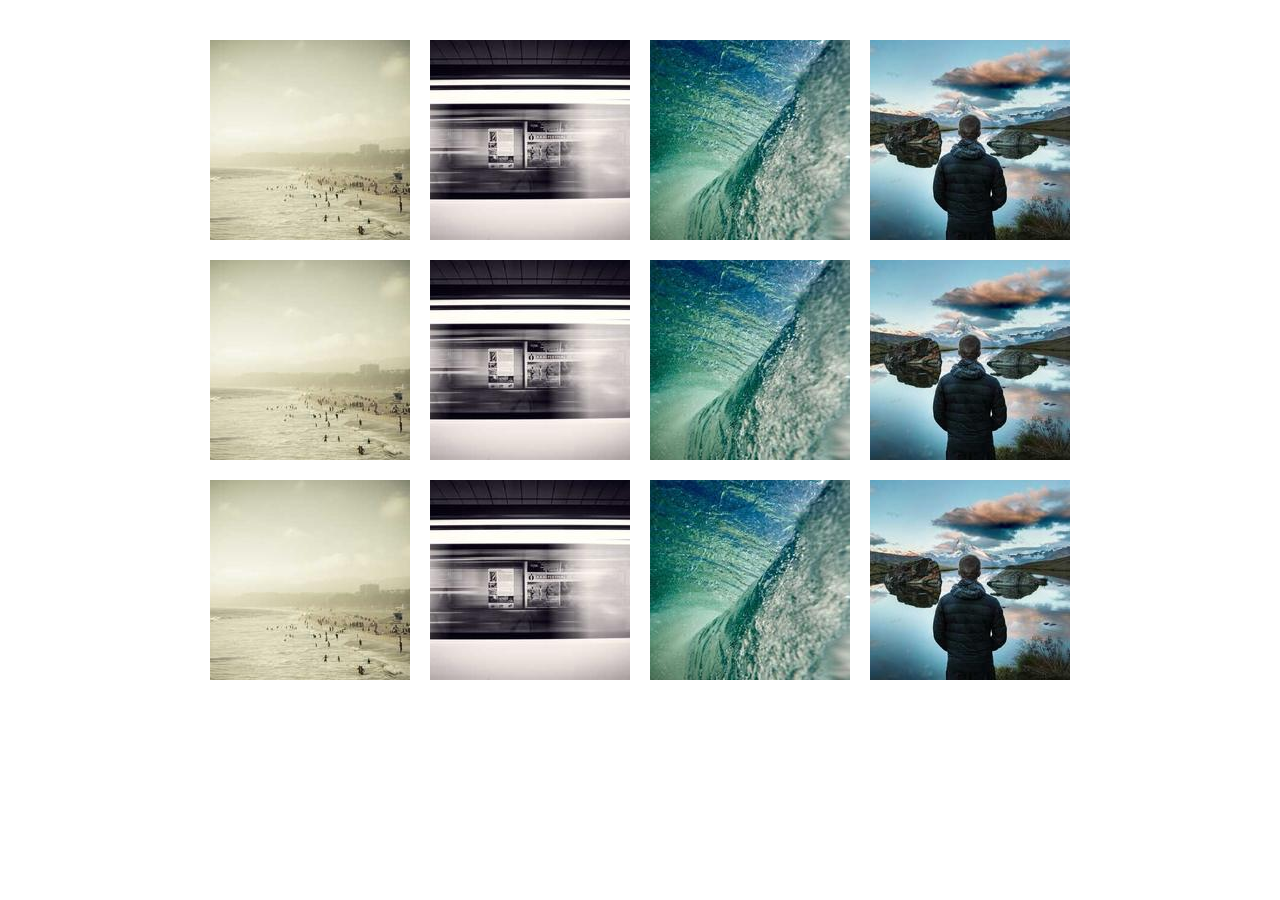
<file: tag009-flexbox-lvl-2_1/index.html>
<!DOCTYPE html>
<html lang="en">
<head>
    <meta charset="UTF-8">
    <meta http-equiv="X-UA-Compatible" content="IE=edge">
    <meta name="viewport" content="width=device-width, initial-scale=1.0">
    <title>Document</title>
    <link rel="stylesheet" href="./assets/styles/style.css">
</head>
<body>
    <main>
        <section class="gallery">
            <img src="./assets/img/100-200x200.jpg" alt="">
            <img src="./assets/img/345-200x200.jpg" alt="">
            <img src="./assets/img/846-200x200.jpg" alt="">
            <img src="./assets/img/883-200x200.jpg" alt="">
            <img src="./assets/img/100-200x200.jpg" alt="">
            <img src="./assets/img/345-200x200.jpg" alt="">
            <img src="./assets/img/846-200x200.jpg" alt="">
            <img src="./assets/img/883-200x200.jpg" alt="">
            <img src="./assets/img/100-200x200.jpg" alt="">
            <img src="./assets/img/345-200x200.jpg" alt="">
            <img src="./assets/img/846-200x200.jpg" alt="">
            <img src="./assets/img/883-200x200.jpg" alt="">
        </section>
    </main>
</body>
</html>
</file>
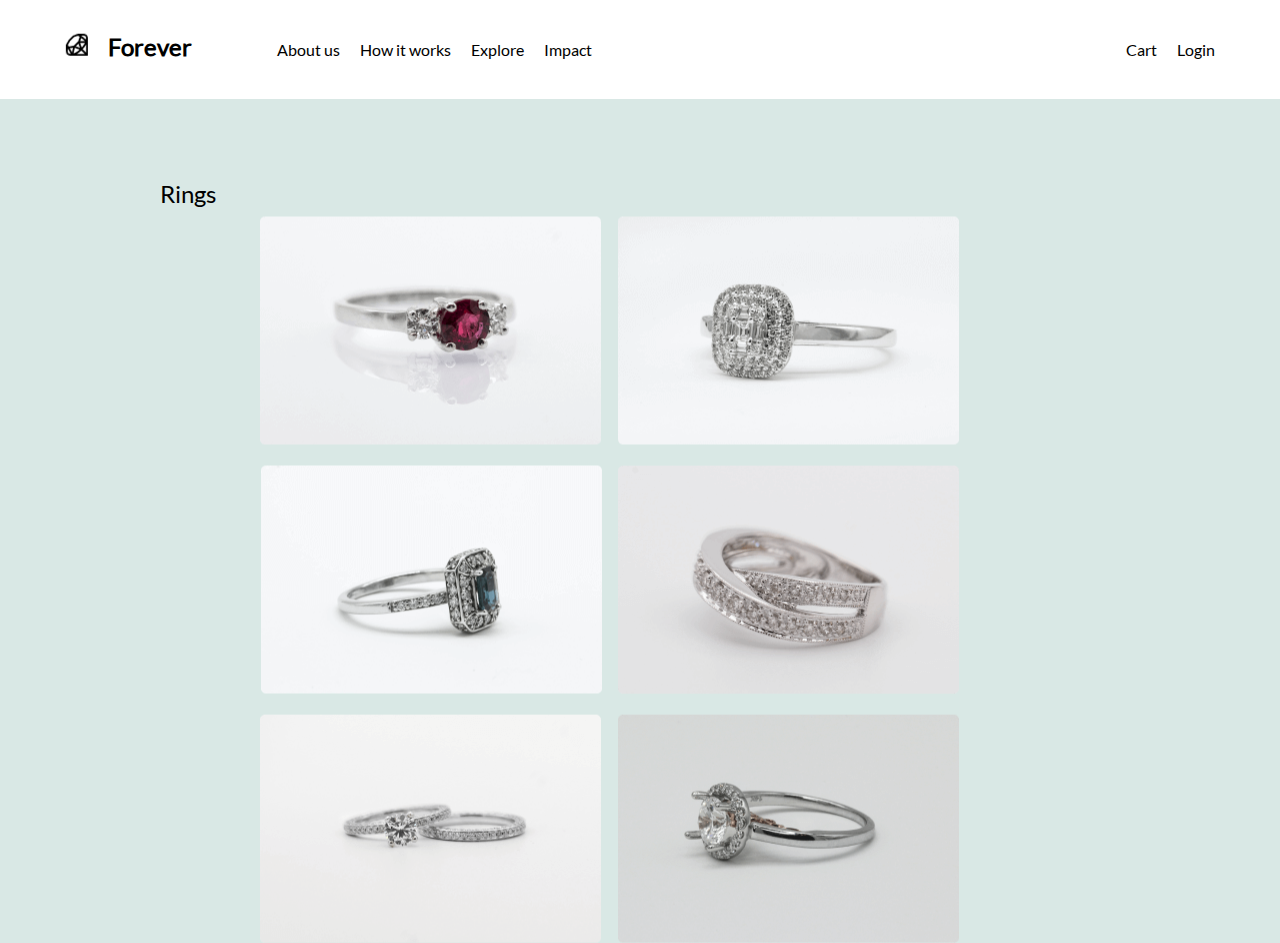
<file: tag009-flexbox-lvl-3_2/index.html>
<!DOCTYPE html>
<html lang="en">
<head>
    <meta charset="UTF-8">
    <meta http-equiv="X-UA-Compatible" content="IE=edge">
    <meta name="viewport" content="width=device-width, initial-scale=1.0">
    <title>Flexbox-LVL-3_2</title>
    <link rel="stylesheet" href="./assets/styles/style.css">
</head>
<body>
    <header>
        <nav class="nav-bar">
        <img src="./assets/img/logo.png.png" alt="diamant">
        <h1>Forever</h1>
            <ul class="nav-bar">
                <li><a href="#">About us</a></li>
                <li><a href="#">How it works</a></li>
                <li><a href="#">Explore</a></li>
                <li><a href="#">Impact</a></li>
            </ul>
            <ul class="nav-bar nav-bar-right">
                <li><a href="#">Cart</a></li>
                <li><a href="#">Login</a></li>
            </ul>
        </nav>
    </header>
    <main>
        <section class="derherrderringe">
            <p>Rings</p>
            <div>
                <img src="./assets/img/ring001.png.png" alt="Ring">
                <img src="./assets/img/ring002.png.png" alt="Ring">
                <img src="./assets/img/ring003.png.png" alt="Ring">
                <img src="./assets/img/ring004.png.png" alt="Ring">
                <img src="./assets/img/ring005.png.png" alt="Ring">
                <img src="./assets/img/ring006.png.png" alt="Ring">
            </div>
        </section>
    </main>
</body>
</html>
</file>
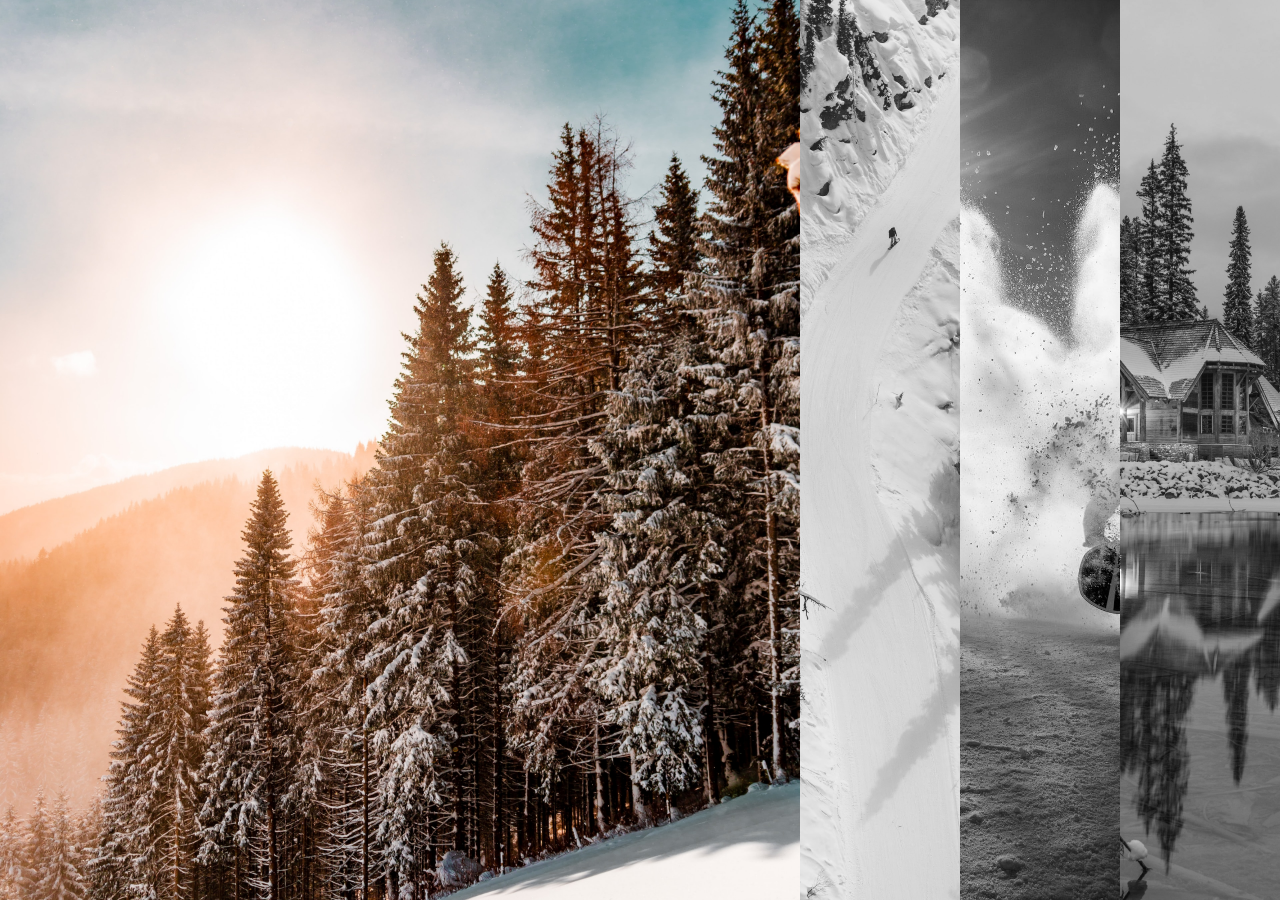
<file: tag009-flexbox-lvl-3_3/index.html>
<!DOCTYPE html>
<html lang="en">
<head>
    <meta charset="UTF-8">
    <meta http-equiv="X-UA-Compatible" content="IE=edge">
    <meta name="viewport" content="width=device-width, initial-scale=1.0">
    <title>Document</title>
    <link rel="stylesheet" href="./assets/styles/style.css">
</head>
<body>
    <section>
        <div></div>
        <div></div>
        <div></div>
        <div></div>
    </section>
</body>
</html>
</file>
<file: tag009-flexbox-lvl-2_1/assets/styles/style.css>
* {
    box-sizing: border-box;
    padding: 0;
    margin: 0;
}

.gallery {
    display: flex;
    flex-wrap: wrap;
    justify-content: center;
    align-items: center;
    gap: 20px 20px;
    max-width: 1000px;
    margin: 0 auto;
    margin-top: 40px;
}

.gallery img:hover  {
    box-shadow: 0 0 10px black;
}
</file>
<file: tag009-flexbox-lvl-3_2/assets/styles/style.css>
* {
    box-sizing: border-box;
    margin: 0;
    padding: 0;
}

@font-face {
    font-family: "lato";
    src: url(../fonts/Lato/Lato-Regular.ttf);
}

body {
    font-family: "lato";
    max-width: 1440px;
    height: 100vh;
    background-color: #D9E8E5;
}

/* ------------------- Nav -------------------- */

.nav-bar h1 {
    font-size: 24px;
}

.nav-bar {
    display: flex;
    background-color: white;
    align-items: baseline;
    padding: 20px 65px;
    gap: 20px 20px;    
    list-style: none; 
}

.nav-bar a {
    text-decoration: none;   
    color: #000000;
    font-size: 16px;
}

.nav-bar-right {
    margin-left: auto;
    padding: 20px 0;
}

/* ---------------------- Main ------------------ */

p {
    font-size: 24px;
}

.derherrderringe {
    padding-top: 80px;
    padding-left: 160px;
}


.derherrderringe div {
    display: flex;
    flex-wrap: wrap;
    padding-left: 100px;
    padding-top: 8px;
    gap: 20px 16px;
}

.derherrderringe img:hover {
    box-shadow: 0 0 10px rgba(0, 0, 0, 0.23);
}
</file>
<file: tag009-flexbox-lvl-3_3/assets/styles/style.css>
* {
    box-sizing: border-box;
    margin: 0;
    padding: 0;
}

body {
    width: 100vw;
    height: 100vh;
}

section {
    display: flex;  
}

section div {
    flex-grow: 1;
    height: 100vh;
    background-position: center;
    background-repeat: no-repeat;
    background-size: cover;
    transition: all 300ms ease-in-out;
    filter: grayscale(1);
}

section div:nth-of-type(1){
    background-image: url(../img/5.jpg);
}
section div:nth-of-type(2){
    background-image: url(../img/2.jpg);
}
section div:nth-of-type(3){
    background-image: url(../img/3.jpg);
}
section div:nth-of-type(4){
    background-image: url(../img/4.jpg);
}

section div:hover {
    flex-grow: 5;
    filter: none;
}
</file>
